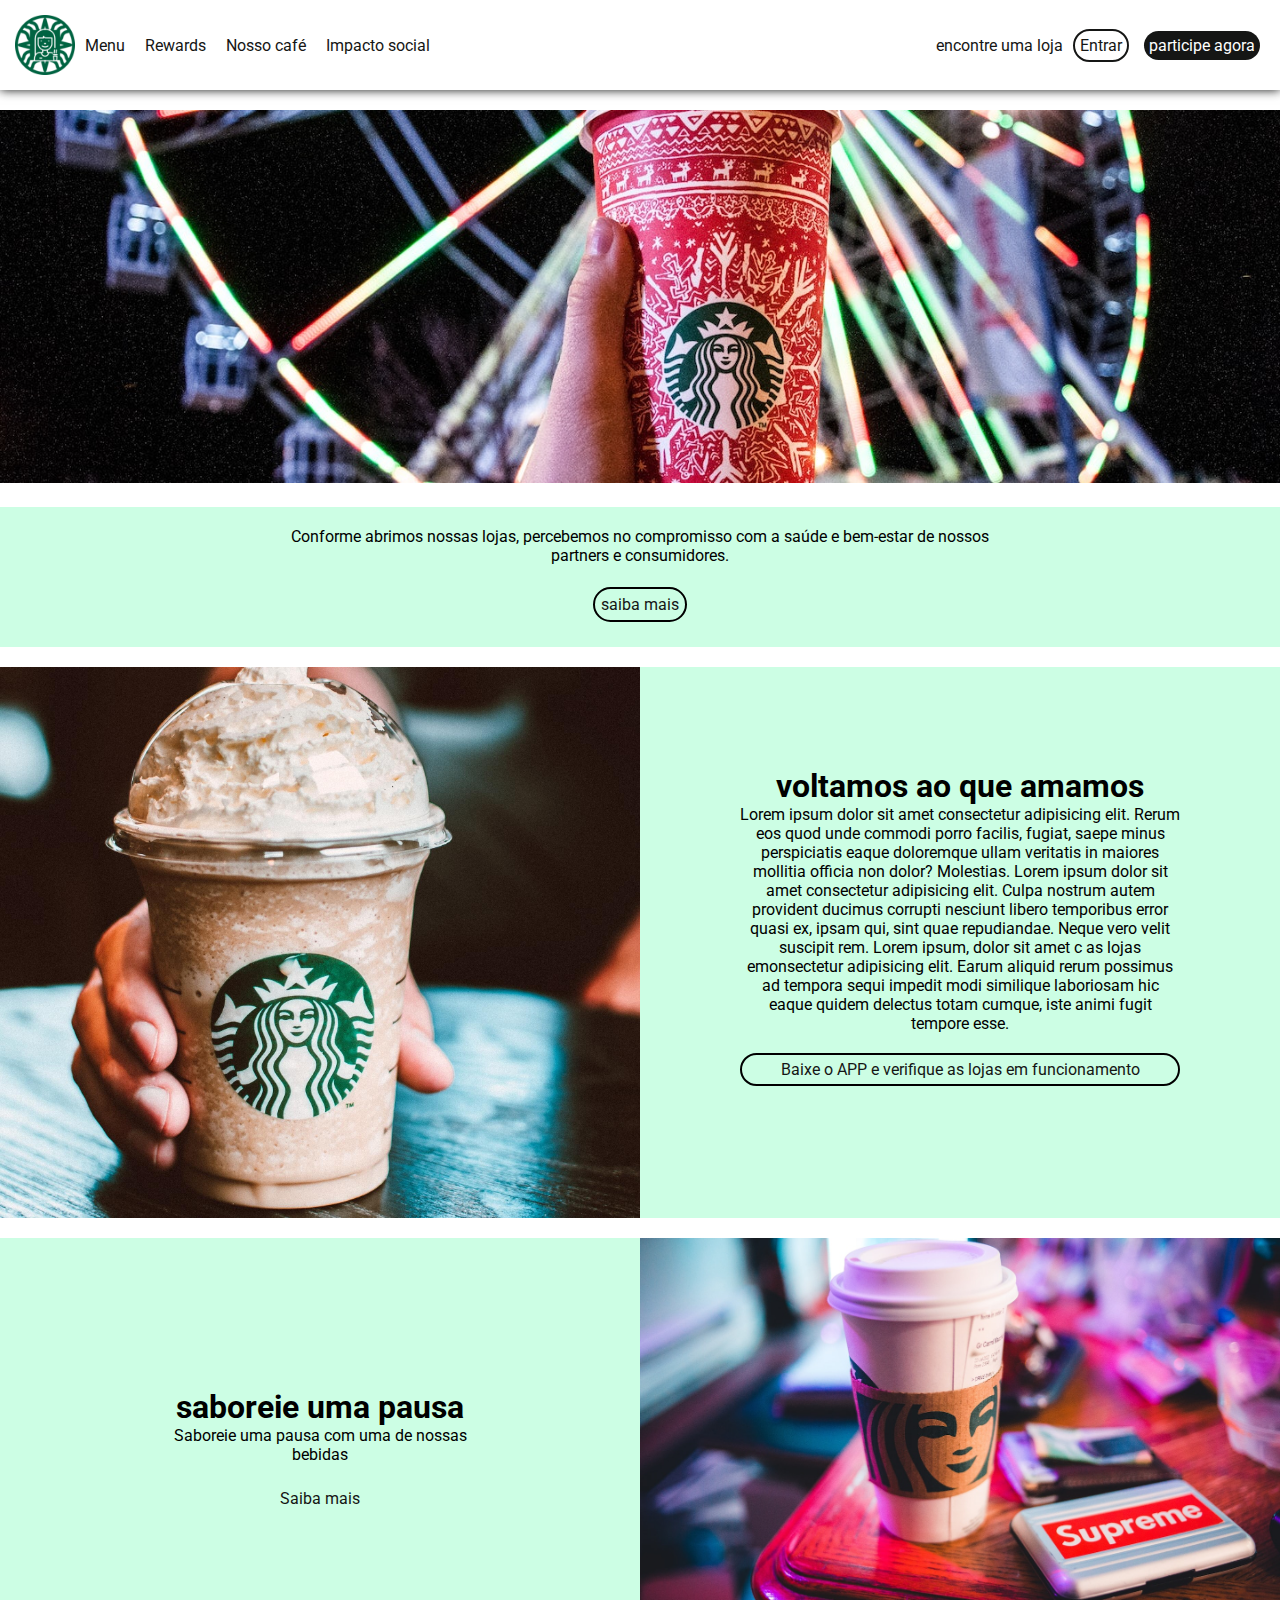
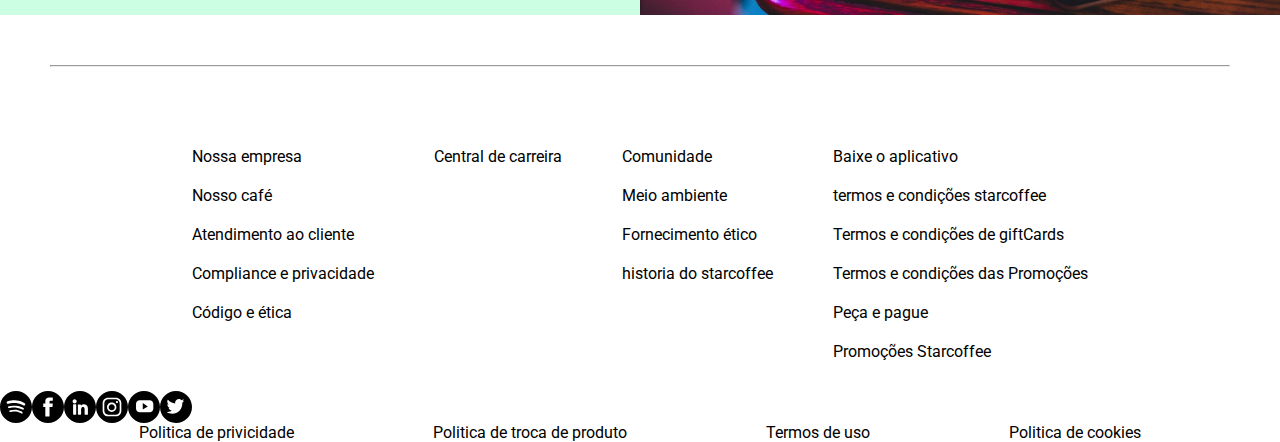
<file: index.html>
<!DOCTYPE html>
<html lang="pt-br">

<head>
    <meta charset="UTF-8">
    <meta http-equiv="X-UA-Compatible" content="IE=edge">
    <meta name="viewport" content="width=device-width, initial-scale=1.0">
    <title>starcoffee</title>
    <link rel="stylesheet" href="css/style.css">
</head>

<body>
    <header class="cabecalho">

        <div class="logo-menu">
            <img src="img/logo.png" alt="logo">
            <nav>
                <ul class="menu">
                    <li> <a href="#"> Menu</a></li>
                    <li> <a href="#"> Rewards</a></li>
                    <li> <a href="#"> Nosso café</a></li>
                    <li> <a href="#"> Impacto social</a></li>
                </ul>
            </nav>
        </div>
        <div class="botoes-menu">
            <li><a href="#" class="botao-loja"> encontre uma loja </a></li>
            <li><a href="#" class="botao-branco"> Entrar </a></li>
            <li><a href="#" class="botao-preto"> participe agora </a></li>
            <li> <img src="img/sb-historias-logo.svg"> </li>
        </div>
    </header>
    <main>

        <img src="img/capasite.jpg" alt="">
        <div class="div1">
            <p>Conforme abrimos nossas lojas, percebemos no compromisso com a saúde e bem-estar de nossos <br> partners
                e consumidores. </p>
            <a class="a1" href="#"> saiba mais </a>
        </div>
        <div class="div-princ">
            <img class="img5" src="img/site1.jpg">
            <div class="text">
                <h1> voltamos ao que amamos
                </h1>
                <p>Lorem ipsum dolor sit amet consectetur adipisicing elit. Rerum eos quod unde commodi
                    porro facilis, fugiat, saepe minus perspiciatis eaque doloremque ullam veritatis in
                    maiores mollitia officia non dolor? Molestias.
                    Lorem ipsum dolor sit amet consectetur adipisicing elit. Culpa nostrum autem provident
                    ducimus corrupti nesciunt libero temporibus error quasi ex, ipsam qui, sint quae repudiandae.
                    Neque vero velit suscipit rem.
                    Lorem ipsum, dolor sit amet c as lojas emonsectetur adipisicing elit. Earum aliquid rerum possimus ad 
                    tempora sequi impedit modi similique laboriosam hic eaque quidem delectus totam cumque, 
                    iste animi fugit tempore esse.</p>
                <a class="a1" href="#"> Baixe o APP e verifique as lojas em funcionamento </a>
            </div>
        </div>
        <div class="div-princ">
            <div class="text2">
                <h1> saboreie uma pausa</h1>
                <p>Saboreie uma pausa com uma de nossas bebidas</p>
                <a class="a2" href="#"> Saiba mais </a>
            </div>
            
            <img class="img5" src="img/site2.jpg">
        </div>
    </main>
        <hr>
        <footer class="roda-pe">
            <div class="roda-pe2">
            <ul>
                <li>Nossa empresa</li>
            <li>Nosso café</li>
            <li>Atendimento ao cliente</li>
            <li>Compliance e privacidade</li>
            <li>Código e ética</li>
        </ul>
        
            <ul><li>Central de carreira </li>
            </ul>
            <ul>
                <li>Comunidade</li>
            <li>Meio ambiente</li>
            <li>Fornecimento ético</li>
            <li>historia do starcoffee</li>
        </ul>
            <ul>
                <li>Baixe o aplicativo</li>
            <li>termos e condições starcoffee</li>
            <li>Termos e condições de giftCards</li>
            <li>Termos e condições das Promoções</li>
            <li>Peça e pague</li>
            <li>Promoções Starcoffee</li>
        </ul>
            
        </div>
        <div class="img-fav">
            <img  src="img/icon-spotify.svg">
            <img  src="img/icon-facebook.svg">
            <img  src="img/icon-linkedin.svg">
            <img  src="img/icon-instagram.svg">
            <img  src="img/icon-youtube.svg">
            <img  src="img/icon-twitter.svg">
        </div>
        <div class="ul1">
            <li> Politica de privicidade</li>
            <li> Politica de troca de produto</li>
            <li> Termos de uso</li>
            <li> Politica de cookies</li>
        </div>
    </footer>
</body>

</html>
</file>
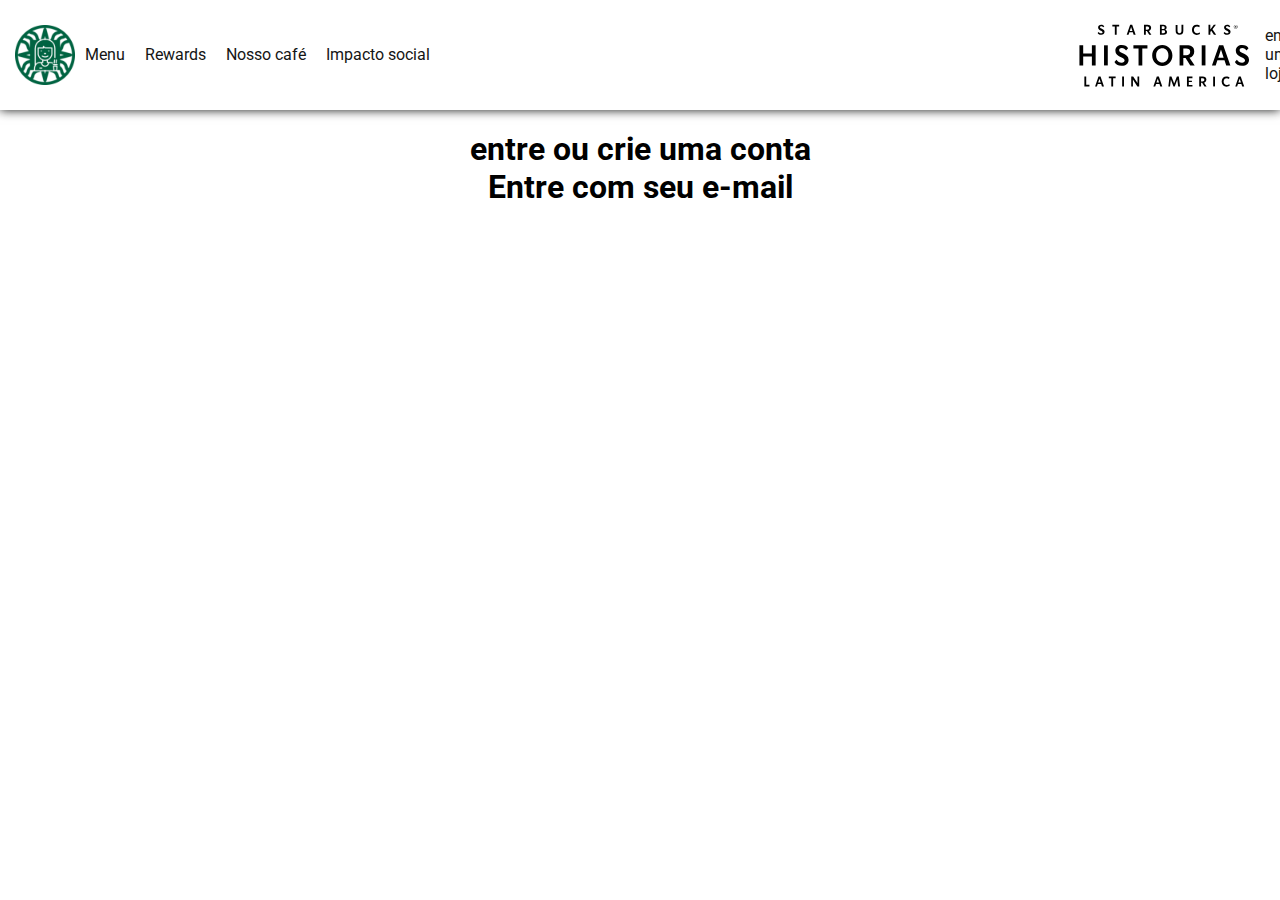
<file: login.html>
<!DOCTYPE html>
<html lang="pt-br">
<head>
    <meta charset="UTF-8">
    <meta http-equiv="X-UA-Compatible" content="IE=edge">
    <meta name="viewport" content="width=device-width, initial-scale=1.0">
    <title>Document</title>
    <link rel="stylesheet" href="css/style.css">
</head>
<body>
    <header class="cabecalho">

        <div class="logo-menu">
            <img src="img/logo.png" alt="logo">
            <nav>
                <ul class="menu">
                    <li> <a href="#"> Menu</a></li>
                    <li> <a href="#"> Rewards</a></li>
                    <li> <a href="#"> Nosso café</a></li>
                    <li> <a href="#"> Impacto social</a></li>
                </ul>
            </nav>
        </div>
        <div class="botoes-menu">
            <img src="img/sb-historias-logo.svg">
            <li><a href="#" class="botao-loja"> encontre uma loja </a></li>
            <li><a href="#" class="botao-branco"> Entrar </a></li>
            </div>
    </header>
    <main>
    <div class="div40">
        <h1> entre ou crie uma conta</h1>
    </div >    
    <h1> Entre com seu e-mail </h1>
</main>
</body>
</html>
</file>
<file: css/style.css>
@import url('https://fonts.googleapis.com/css2?family=Roboto:ital,wght@0,500;1,400&display=swap');

* {
    margin: 0;
    padding: 0;
    box-sizing: border-box;
    font-family:'Roboto', sans-serif;
}
:root {
    --verde: rgba(110, 253, 179, 0.349);
    --preto: rgb(21, 22, 21);
    --branco: rgb(255, 255, 255);
}
a{
    text-decoration: none;
    color: var(--preto);
    font-weight: 600px;
}
.cabecalho{
    display: flex;
    justify-content: space-between;
    padding: 15px;
    box-shadow: 0 0 10px var(--preto);
}
@media ( max-width:650px){
    .cabecalho {
        flex-direction: column;
        background-color: var(--preto);
        color: var(--branco);
    }
}
.logo-menu{
    display: flex;
    align-items: center;
}
.logo-menu > img {
    height: 60px;
}
.menu{
    display: flex;
    align-items: center;
    height: 100%;
}
.menu >li {
    padding: 10px;
}
.botoes-menu{
    display: flex;
    align-items: center;
}
li{
    list-style-type: none;
}
.botao-branco{
    border: 2px solid var(--preto);
    border-radius: 17px;
    padding: 5px;
    margin: 10px;
}
.botao-preto{
    background-color: var(--preto);
    color: var(--branco);
    padding: 5px;
    border-radius: 15px;
    margin: 5px;
}
.botao-menu > li:hover{
    color: rgb(17, 12, 12);
    text-decoration: none;
    padding-left: 10px;
    padding-right: 10px;
    font-weight: 600;
    transition: 100ms;
}
.menu > li:hover{
    color: white;
    text-decoration: none;
    padding-left: 10px;
    padding-right: 10px;
    font-weight: 600;
    transition: 100ms;
}
.div1{
    text-align: center;
    background-color: var(--verde);
    height: 140px;
    margin-top: 20px ;
    padding: 20px;
} 

.div1 > p{
    margin-bottom: 30px;
}
main{
    text-align: center;
    max-width: 1300px;
    margin: 0 auto;
    padding-top: 20px;
}
main > img{
    width: 100%;
}
.a1{
    text-decoration: none;
    border: 2px solid black;
    border-radius: 20px;
    padding: 6px;   
}
.img5{
    width: 50%;
}

.div-princ {
    margin-top: 20px;
    display: flex;
    background-color: var(--verde);
}
.text{
    display: flex;
    text-align: center;
    padding: 100px;
    flex-direction: column;
}
.text > a {
    margin-top: 20px;
    padding: 5px;
}
.text2{
    display: flex;
    text-align: center;
    margin-top: 150px;
    margin-left: 150px;
    margin-right: 150px;
    flex-direction: column;
}
.text2 > a {
    margin-top: 20px;
    padding: 5px;
}
hr{
    margin: 50px;
}
.roda-pe > div{
    display: flex;
}
.roda-pe2{
    justify-content: center;
}
.roda-pe2 > ul > li {
    margin: 20px;
}
.roda-pe2 > ul {
    margin: 10px;
}
.img-fav{
    align-items: center;
}
.ul1{
    display: flex;
    justify-content: center;
    justify-content: space-evenly;
}
@media (max-width: 650px) {
    .div1 {
        flex-direction: column;
    }
    .div1 > img {
        width: 100%;
    }
    .div1 > div {
        width: 100%;
    }
}
</file>
